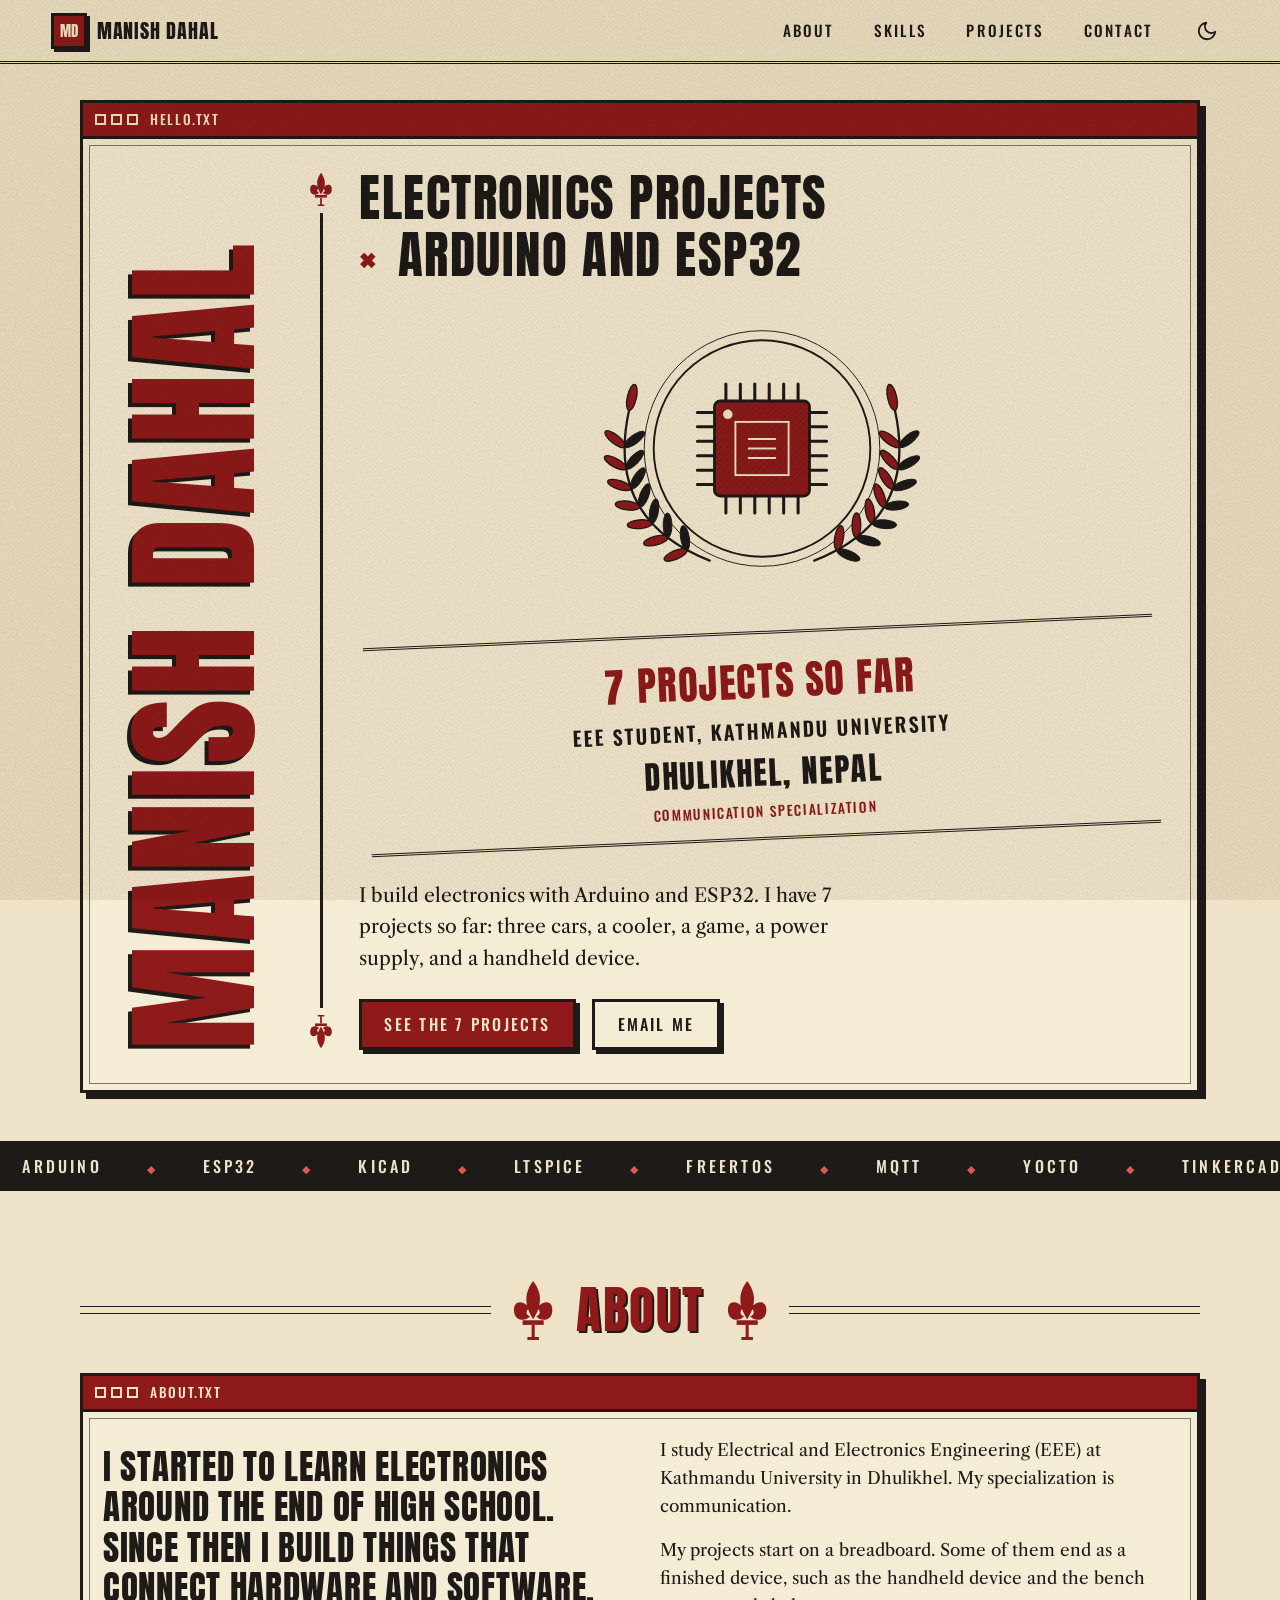
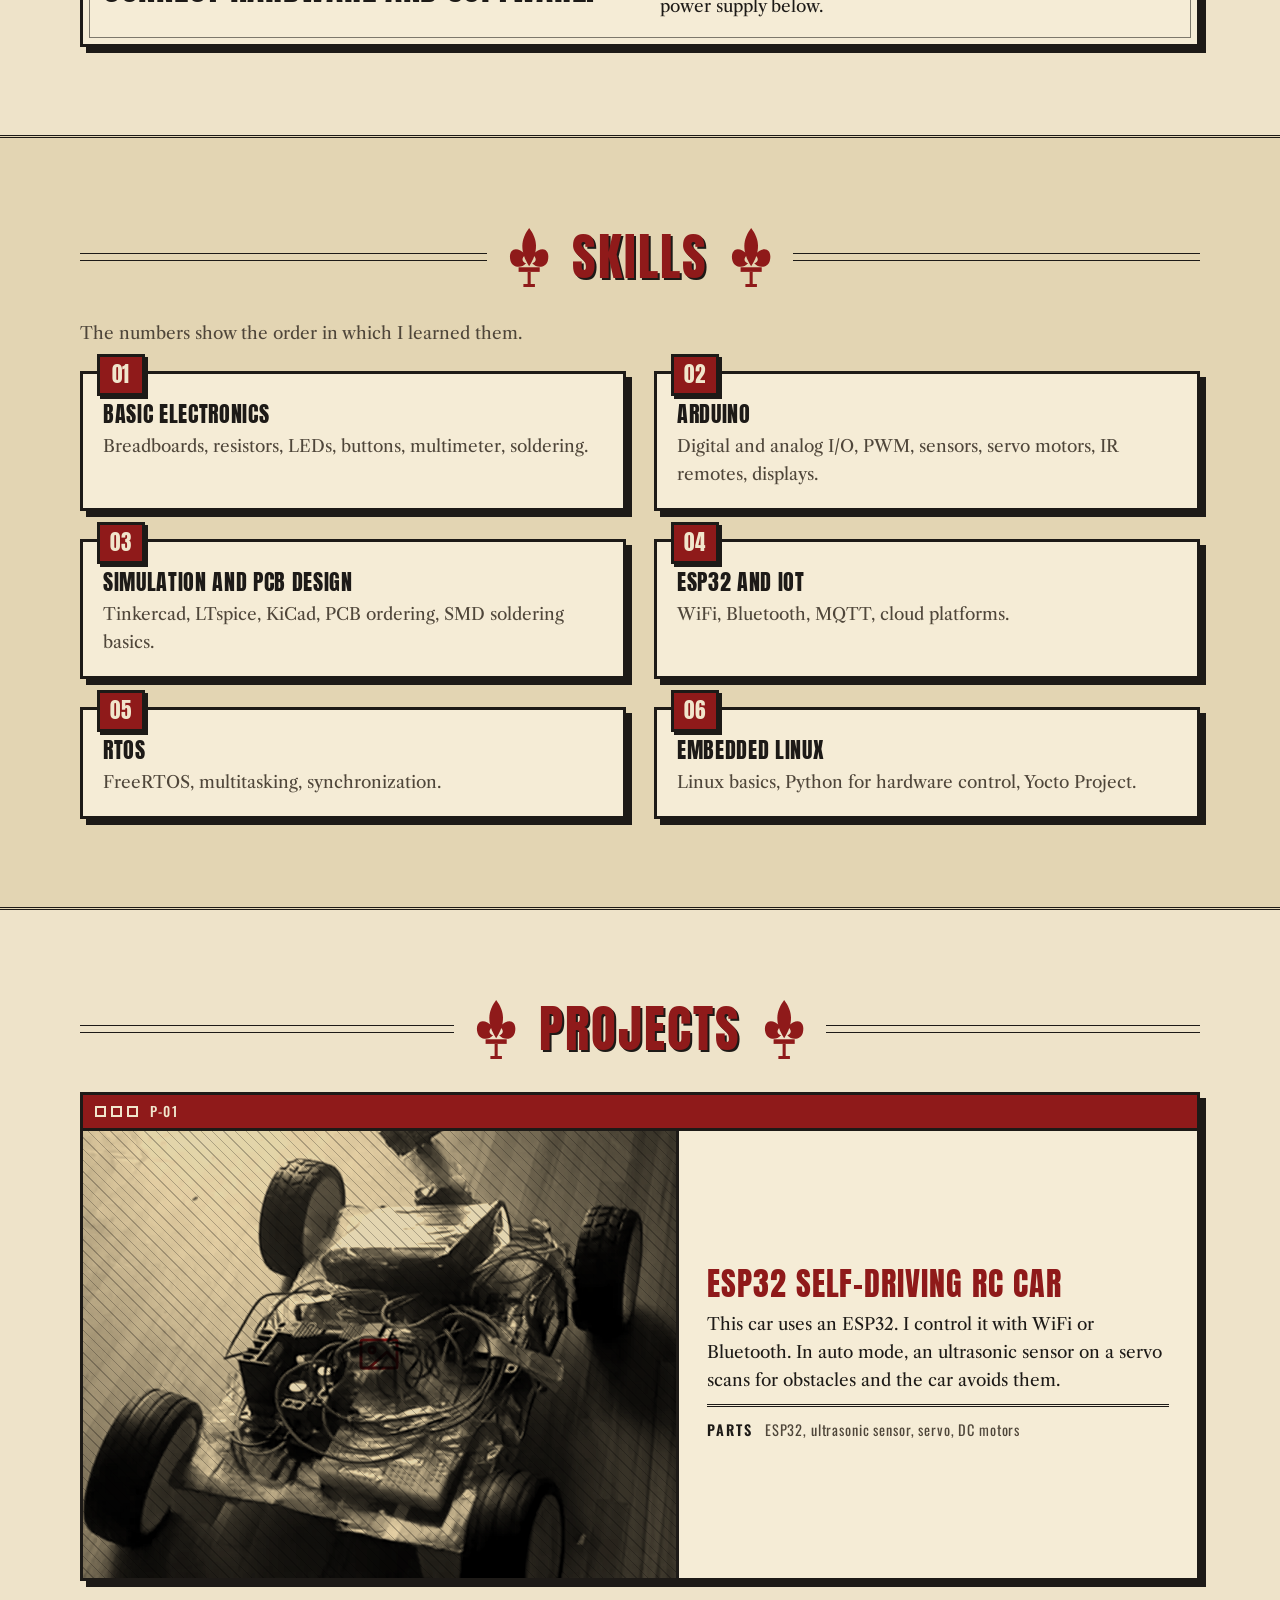
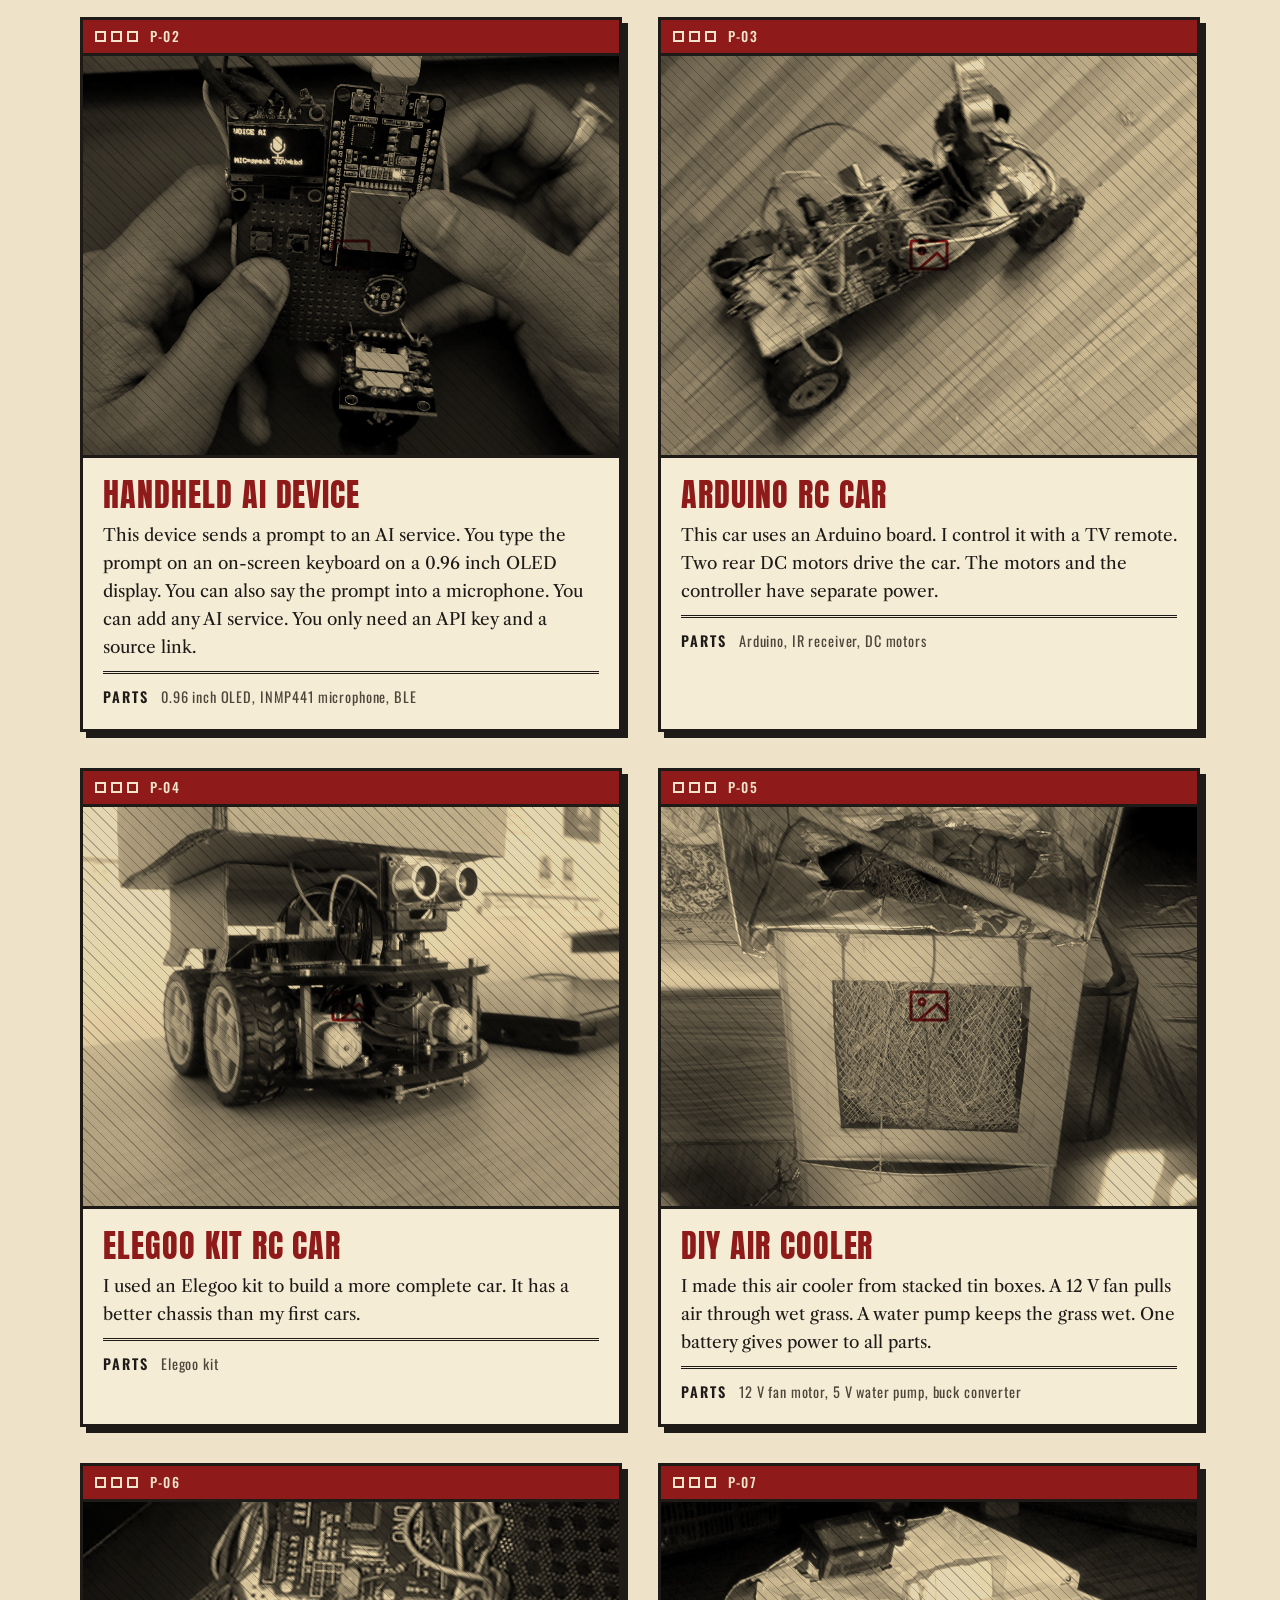
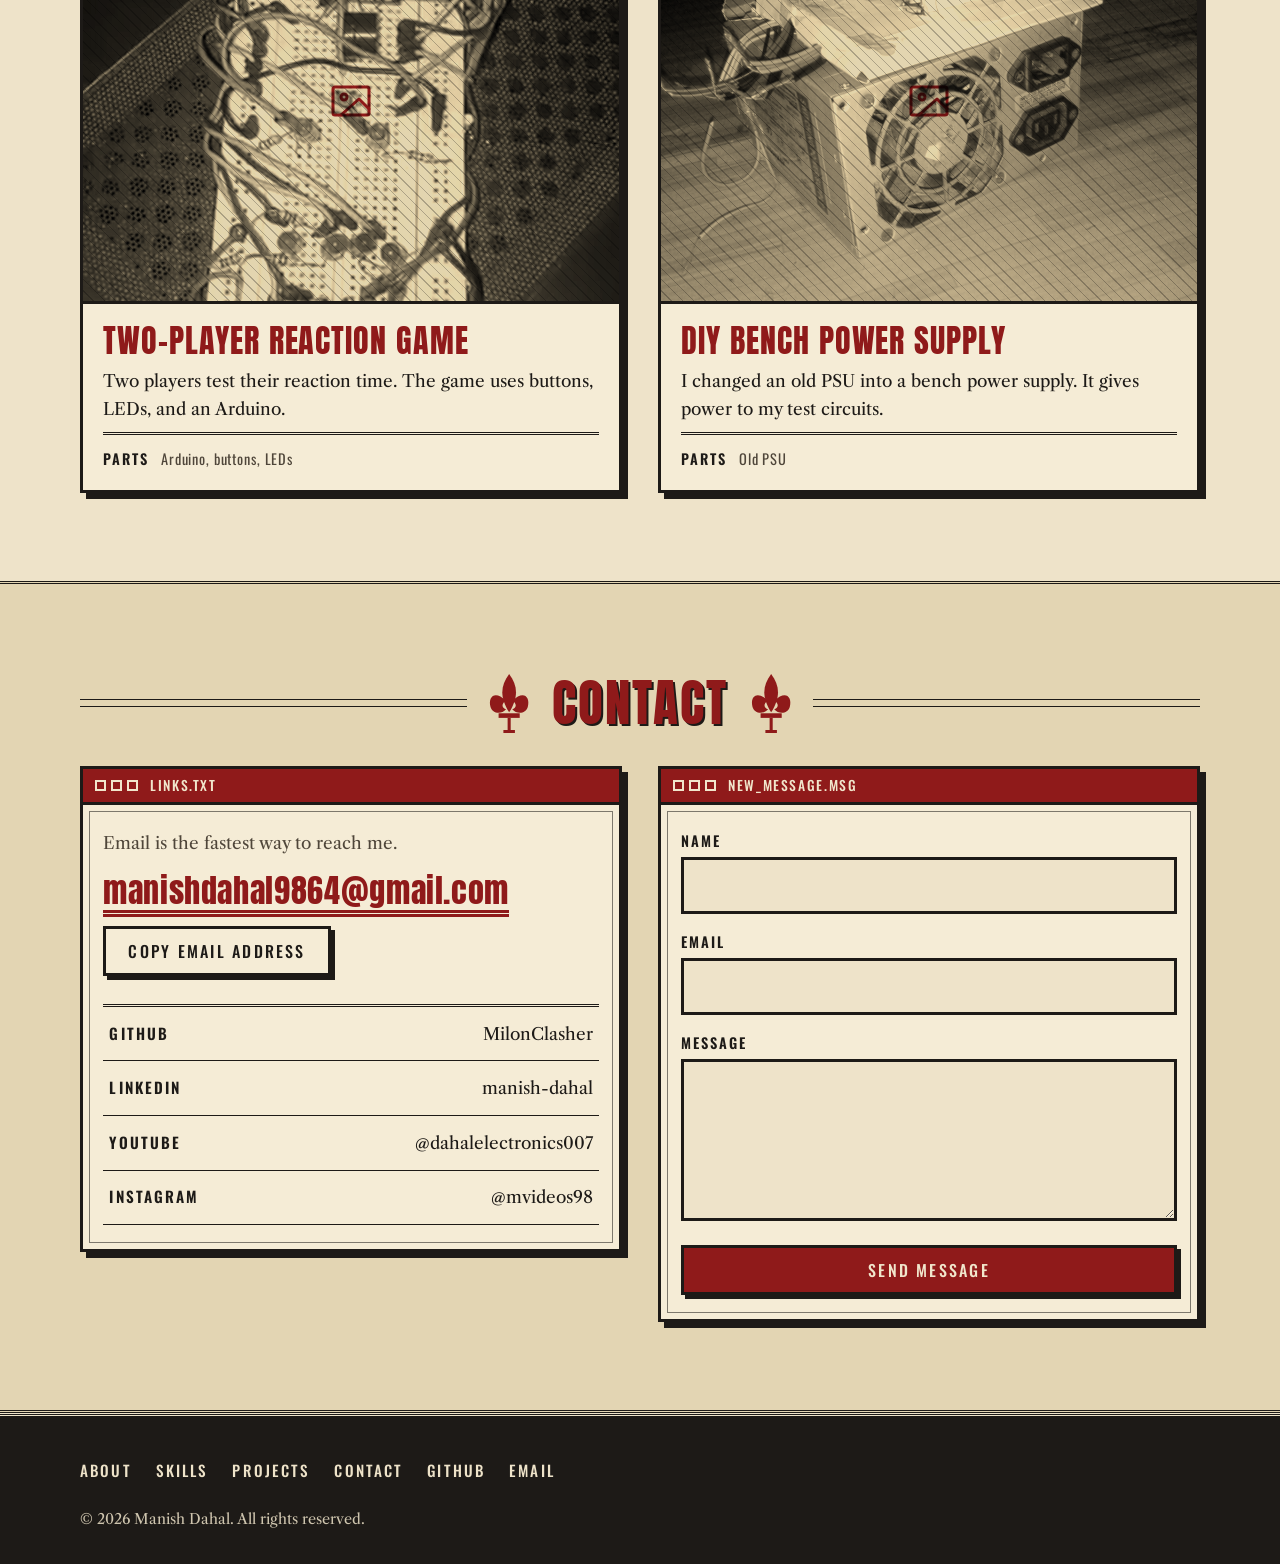
<file: index.html>
<!DOCTYPE html>
<html lang="en">
<head>
    <meta charset="UTF-8">
    <meta name="viewport" content="width=device-width, initial-scale=1">
    <title>Manish Dahal | Electronics Student and Maker</title>
    <meta name="description" content="Manish Dahal is an EEE student at Kathmandu University. See 7 Arduino and ESP32 projects, his skills, and how to contact him.">
    <meta name="author" content="Manish Dahal">
    <meta name="theme-color" content="#eee3c9">
    <link rel="canonical" href="https://manishdahal.github.io/">

    <meta property="og:type" content="website">
    <meta property="og:title" content="Manish Dahal | Electronics Student and Maker">
    <meta property="og:description" content="EEE student at Kathmandu University. 7 Arduino and ESP32 projects.">
    <meta property="og:url" content="https://manishdahal.github.io/">

    <link rel="icon" href="favicon.svg" type="image/svg+xml">
    <link rel="icon" href="favicon.ico" sizes="48x48">
    <link rel="apple-touch-icon" href="apple-touch-icon.png">

    <script>
        /* Set the theme before the page paints. This prevents a flash. */
        (function () {
            var theme = "light";
            try {
                theme = localStorage.getItem("theme") ||
                    (window.matchMedia("(prefers-color-scheme: dark)").matches ? "dark" : "light");
            } catch (e) {}
            document.documentElement.setAttribute("data-theme", theme);
        })();
    </script>

    <link rel="preconnect" href="https://fonts.googleapis.com">
    <link rel="preconnect" href="https://fonts.gstatic.com" crossorigin>
    <link href="https://fonts.googleapis.com/css2?family=Anton&family=Libre+Caslon+Text:wght@400;700&family=Oswald:wght@400;500;600&display=swap" rel="stylesheet">
    <link rel="stylesheet" href="style.css">
</head>
<body>
    <svg width="0" height="0" style="position:absolute" aria-hidden="true" focusable="false">
        <symbol id="fleur" viewBox="0 0 24 32">
            <path d="M12 1C16.5 7 17 13 12 21 7 13 7.5 7 12 1Z"/>
            <path d="M10.2 15C5 9.5 0.8 12.5 2.3 18.2 3.3 21.8 8 22.2 10.4 19.4 8.4 18.9 7.6 16.8 10.2 15Z"/>
            <path d="M13.8 15C19 9.5 23.2 12.5 21.7 18.2 20.7 21.8 16 22.2 13.6 19.4 15.6 18.9 16.4 16.8 13.8 15Z"/>
            <rect x="6.5" y="21.5" width="11" height="2.4"/>
            <path d="M12 24V31M9 31H15" stroke="currentColor" stroke-width="1.6" fill="none"/>
        </symbol>
    </svg>
    <a class="skip-link" href="#main">Skip to content</a>

    <header class="navbar">
        <a class="logo" href="#top" aria-label="Manish Dahal, go to top of page">
            <span class="logo-mark" aria-hidden="true">MD</span>
            <span class="logo-name">Manish Dahal</span>
        </a>
        <div class="nav-actions">
            <button id="themeToggle" class="icon-btn" type="button" aria-label="Switch to dark theme">
                <svg width="22" height="22" viewBox="0 0 24 24" fill="none" stroke="currentColor" stroke-width="2" stroke-linecap="round" stroke-linejoin="round" aria-hidden="true"><path class="moon" d="M21 12.8A9 9 0 1 1 11.2 3a7 7 0 0 0 9.8 9.8z"/><g class="sun"><circle cx="12" cy="12" r="4"/><path d="M12 2v2M12 20v2M4.9 4.9l1.4 1.4M17.7 17.7l1.4 1.4M2 12h2M20 12h2M4.9 19.1l1.4-1.4M17.7 6.3l1.4-1.4"/></g></svg>
            </button>
            <button id="menuToggle" class="icon-btn menu-toggle" type="button"
                    aria-label="Open menu" aria-expanded="false" aria-controls="site-nav">
                <svg width="24" height="24" viewBox="0 0 24 24" fill="none" stroke="currentColor" stroke-width="2.4" stroke-linecap="round" aria-hidden="true"><path class="bars" d="M4 7h16M4 12h16M4 17h16"/><path class="cross" d="M6 6l12 12M18 6L6 18"/></svg>
            </button>
        </div>
        <nav id="site-nav" class="site-nav" aria-label="Main">
            <a href="#about">About</a>
            <a href="#skills">Skills</a>
            <a href="#projects">Projects</a>
            <a href="#contact">Contact</a>
        </nav>
    </header>

    <main id="main">
        <!-- HERO (poster) -->
        <section id="top" class="hero">
            <div class="wrap">
                <div class="window poster-window">
                    <div class="win-bar "><span class="dots" aria-hidden="true"><i></i><i></i><i></i></span><span class="win-title">hello.txt</span></div>
                    <div class="poster">
                        <div class="poster-name">
                            <h1>Manish Dahal</h1>
                        </div>
                        <div class="poster-rule" aria-hidden="true"><svg class="fl" viewBox="0 0 24 32" aria-hidden="true"><use href="#fleur"/></svg><span></span><svg class="fl" viewBox="0 0 24 32" aria-hidden="true"><use href="#fleur"/></svg></div>
                        <div class="poster-main">
                            <div class="tag-lines">
                                <p>Electronics projects</p>
                                <p><span class="x" aria-hidden="true">&times;</span> Arduino and ESP32</p>
                            </div>
                            <figure class="engraving">
                                <svg class="engraving-svg" viewBox="0 0 400 300" role="img" aria-label="Engraving of a microcontroller chip inside a ring, with two circuit-trace branches">
<defs><pattern id="hatch" width="5" height="5" patternUnits="userSpaceOnUse" patternTransform="rotate(45)"><path d="M0 0V5" class="ht"/></pattern></defs>
<circle cx="200" cy="150" r="124" class="ring2"/><circle cx="200" cy="150" r="114" class="ring"/>
<g class="pins"><path d="M162.0 100V82M162.0 200V218"/><path d="M150 112.0H132M250 112.0H268"/><path d="M177.2 100V82M177.2 200V218"/><path d="M150 127.2H132M250 127.2H268"/><path d="M192.4 100V82M192.4 200V218"/><path d="M150 142.4H132M250 142.4H268"/><path d="M207.6 100V82M207.6 200V218"/><path d="M150 157.6H132M250 157.6H268"/><path d="M222.8 100V82M222.8 200V218"/><path d="M150 172.8H132M250 172.8H268"/><path d="M238.0 100V82M238.0 200V218"/><path d="M150 188.0H132M250 188.0H268"/></g>
<rect x="150" y="100" width="100" height="100" rx="6" class="chip"/>
<rect x="150" y="100" width="100" height="100" rx="6" fill="url(#hatch)"/>
<rect x="172" y="122" width="56" height="56" class="die"/>
<circle cx="164" cy="114" r="5" class="notch"/>
<path d="M186 140h28M186 150h28M186 160h28" class="die-l"/>
<g><path d="M145.0 268.0 Q35.0 225.0 60.0 110.0" class="st"/>
<ellipse cx="121.0" cy="256.9" rx="13" ry="4.6" class="lf" transform="rotate(-203.3 121.0 256.9) translate(13 0)"/>
<ellipse cx="121.0" cy="256.9" rx="13" ry="4.6" class="lk" transform="rotate(-99.3 121.0 256.9) translate(13 0)"/>
<ellipse cx="100.7" cy="243.8" rx="13" ry="4.6" class="lf" transform="rotate(-194.5 100.7 243.8) translate(13 0)"/>
<ellipse cx="100.7" cy="243.8" rx="13" ry="4.6" class="lk" transform="rotate(-90.5 100.7 243.8) translate(13 0)"/>
<ellipse cx="84.2" cy="228.7" rx="13" ry="4.6" class="lf" transform="rotate(-184.3 84.2 228.7) translate(13 0)"/>
<ellipse cx="84.2" cy="228.7" rx="13" ry="4.6" class="lk" transform="rotate(-80.3 84.2 228.7) translate(13 0)"/>
<ellipse cx="71.4" cy="211.6" rx="13" ry="4.6" class="lf" transform="rotate(-173.2 71.4 211.6) translate(13 0)"/>
<ellipse cx="71.4" cy="211.6" rx="13" ry="4.6" class="lk" transform="rotate(-69.2 71.4 211.6) translate(13 0)"/>
<ellipse cx="62.3" cy="192.5" rx="13" ry="4.6" class="lf" transform="rotate(-161.7 62.3 192.5) translate(13 0)"/>
<ellipse cx="62.3" cy="192.5" rx="13" ry="4.6" class="lk" transform="rotate(-57.7 62.3 192.5) translate(13 0)"/>
<ellipse cx="57.0" cy="171.4" rx="13" ry="4.6" class="lf" transform="rotate(-150.9 57.0 171.4) translate(13 0)"/>
<ellipse cx="57.0" cy="171.4" rx="13" ry="4.6" class="lk" transform="rotate(-46.9 57.0 171.4) translate(13 0)"/>
<ellipse cx="55.4" cy="148.3" rx="13" ry="4.6" class="lf" transform="rotate(-141.3 55.4 148.3) translate(13 0)"/>
<ellipse cx="55.4" cy="148.3" rx="13" ry="4.6" class="lk" transform="rotate(-37.3 55.4 148.3) translate(13 0)"/>
<ellipse cx="60.0" cy="110.0" rx="14" ry="4.8" class="lf" transform="rotate(-77.7 60.0 110.0) translate(14 0)"/></g><g><path d="M255.0 268.0 Q365.0 225.0 340.0 110.0" class="st"/>
<ellipse cx="279.0" cy="256.9" rx="13" ry="4.6" class="lf" transform="rotate(-80.7 279.0 256.9) translate(13 0)"/>
<ellipse cx="279.0" cy="256.9" rx="13" ry="4.6" class="lk" transform="rotate(23.3 279.0 256.9) translate(13 0)"/>
<ellipse cx="299.3" cy="243.8" rx="13" ry="4.6" class="lf" transform="rotate(-89.5 299.3 243.8) translate(13 0)"/>
<ellipse cx="299.3" cy="243.8" rx="13" ry="4.6" class="lk" transform="rotate(14.5 299.3 243.8) translate(13 0)"/>
<ellipse cx="315.8" cy="228.7" rx="13" ry="4.6" class="lf" transform="rotate(-99.7 315.8 228.7) translate(13 0)"/>
<ellipse cx="315.8" cy="228.7" rx="13" ry="4.6" class="lk" transform="rotate(4.3 315.8 228.7) translate(13 0)"/>
<ellipse cx="328.6" cy="211.6" rx="13" ry="4.6" class="lf" transform="rotate(-110.8 328.6 211.6) translate(13 0)"/>
<ellipse cx="328.6" cy="211.6" rx="13" ry="4.6" class="lk" transform="rotate(-6.8 328.6 211.6) translate(13 0)"/>
<ellipse cx="337.7" cy="192.5" rx="13" ry="4.6" class="lf" transform="rotate(-122.3 337.7 192.5) translate(13 0)"/>
<ellipse cx="337.7" cy="192.5" rx="13" ry="4.6" class="lk" transform="rotate(-18.3 337.7 192.5) translate(13 0)"/>
<ellipse cx="343.0" cy="171.4" rx="13" ry="4.6" class="lf" transform="rotate(-133.1 343.0 171.4) translate(13 0)"/>
<ellipse cx="343.0" cy="171.4" rx="13" ry="4.6" class="lk" transform="rotate(-29.1 343.0 171.4) translate(13 0)"/>
<ellipse cx="344.6" cy="148.3" rx="13" ry="4.6" class="lf" transform="rotate(-142.7 344.6 148.3) translate(13 0)"/>
<ellipse cx="344.6" cy="148.3" rx="13" ry="4.6" class="lk" transform="rotate(-38.7 344.6 148.3) translate(13 0)"/>
<ellipse cx="340.0" cy="110.0" rx="14" ry="4.8" class="lf" transform="rotate(-102.3 340.0 110.0) translate(14 0)"/></g>
</svg>
                            </figure>
                            <div class="slant">
                                <p class="s1">7 projects so far</p>
                                <p class="s2">EEE student, Kathmandu University</p>
                                <p class="s3">Dhulikhel, Nepal</p>
                                <p class="s4">Communication specialization</p>
                            </div>
                            <p class="hero-lead">
                                I build electronics with Arduino and ESP32. I have 7 projects so far:
                                three cars, a cooler, a game, a power supply, and a handheld device.
                            </p>
                            <div class="hero-actions">
                                <a href="#projects" class="btn btn-solid">See the 7 projects</a>
                                <a href="mailto:manishdahal9864@gmail.com" class="btn">Email me</a>
                            </div>
                        </div>
                    </div>
                </div>
            </div>
        </section>

        <div class="ticker" aria-hidden="true">
            <div class="ticker-track">
                <span>Arduino</span><span>ESP32</span><span>KiCad</span><span>LTspice</span><span>FreeRTOS</span><span>MQTT</span><span>Yocto</span><span>Tinkercad</span>
                <span>Arduino</span><span>ESP32</span><span>KiCad</span><span>LTspice</span><span>FreeRTOS</span><span>MQTT</span><span>Yocto</span><span>Tinkercad</span>
            </div>
        </div>

        <!-- ABOUT -->
        <section id="about" class="section">
            <div class="wrap">
                <h2 class="sec-title"><svg class="fl" viewBox="0 0 24 32" aria-hidden="true"><use href="#fleur"/></svg><span>About</span><svg class="fl" viewBox="0 0 24 32" aria-hidden="true"><use href="#fleur"/></svg></h2>
                <div class="window about-window">
                    <div class="win-bar "><span class="dots" aria-hidden="true"><i></i><i></i><i></i></span><span class="win-title">about.txt</span></div>
                    <div class="win-body about-grid">
                        <p class="about-lead">
                            I started to learn electronics around the end of high school.
                            Since then I build things that connect hardware and software.
                        </p>
                        <div class="about-body">
                            <p>
                                I study Electrical and Electronics Engineering (EEE) at Kathmandu University
                                in Dhulikhel. My specialization is communication.
                            </p>
                            <p>
                                My projects start on a breadboard. Some of them end as a finished device,
                                such as the handheld device and the bench power supply below.
                            </p>
                        </div>
                    </div>
                </div>
            </div>
        </section>

        <!-- SKILLS -->
        <section id="skills" class="section band">
            <div class="wrap">
                <h2 class="sec-title"><svg class="fl" viewBox="0 0 24 32" aria-hidden="true"><use href="#fleur"/></svg><span>Skills</span><svg class="fl" viewBox="0 0 24 32" aria-hidden="true"><use href="#fleur"/></svg></h2>
                <p class="section-note">The numbers show the order in which I learned them.</p>
                <ol class="skills-grid">
                    <li class="window skill"><div class="skill-no" aria-hidden="true">01</div><h3>Basic Electronics</h3><p>Breadboards, resistors, LEDs, buttons, multimeter, soldering.</p></li>
                    <li class="window skill"><div class="skill-no" aria-hidden="true">02</div><h3>Arduino</h3><p>Digital and analog I/O, PWM, sensors, servo motors, IR remotes, displays.</p></li>
                    <li class="window skill"><div class="skill-no" aria-hidden="true">03</div><h3>Simulation and PCB Design</h3><p>Tinkercad, LTspice, KiCad, PCB ordering, SMD soldering basics.</p></li>
                    <li class="window skill"><div class="skill-no" aria-hidden="true">04</div><h3>ESP32 and IoT</h3><p>WiFi, Bluetooth, MQTT, cloud platforms.</p></li>
                    <li class="window skill"><div class="skill-no" aria-hidden="true">05</div><h3>RTOS</h3><p>FreeRTOS, multitasking, synchronization.</p></li>
                    <li class="window skill"><div class="skill-no" aria-hidden="true">06</div><h3>Embedded Linux</h3><p>Linux basics, Python for hardware control, Yocto Project.</p></li>
                </ol>
            </div>
        </section>

        <!--
            HOW TO ADD A PROJECT PHOTO
            1. Save the photo in the images folder (WebP or JPG, about 800 x 600 px).
            2. Find the project below that has an empty photo frame.
            3. Inside its <figure>, remove the comment marks around the <img> line.
            4. Make sure the file name in src is the same as your file name.
            The frame crops the photo to a 4:3 shape. The style turns it into a
            black and cream print. To keep full color, see the note in style.css.
        -->
        <!-- PROJECTS -->
        <section id="projects" class="section">
            <div class="wrap">
                <h2 class="sec-title"><svg class="fl" viewBox="0 0 24 32" aria-hidden="true"><use href="#fleur"/></svg><span>Projects</span><svg class="fl" viewBox="0 0 24 32" aria-hidden="true"><use href="#fleur"/></svg></h2>
                <div class="entries">

                    <!-- P-01 -->
                    <article class="window entry entry-featured">
                        <div class="win-bar "><span class="dots" aria-hidden="true"><i></i><i></i><i></i></span><span class="win-title">p-01</span></div>
                        <div class="entry-inner">
                            <figure class="project-media">
                                <img src="images/rc-car-esp32.webp" width="800" height="600" loading="lazy" decoding="async" alt="ESP32 self-driving RC car with an ultrasonic sensor on the front">
                            </figure>
                            <div class="entry-body">
                                <h3>ESP32 Self-Driving RC Car</h3>
                                <p>This car uses an ESP32. I control it with WiFi or Bluetooth. In auto mode, an ultrasonic sensor on a servo scans for obstacles and the car avoids them.</p>
                                <p class="parts"><span>Parts</span> ESP32, ultrasonic sensor, servo, DC motors</p>
                            </div>
                        </div>
                    </article>

                    <!-- P-02 -->
                    <article class="window entry">
                        <div class="win-bar "><span class="dots" aria-hidden="true"><i></i><i></i><i></i></span><span class="win-title">p-02</span></div>
                        <div class="entry-inner">
                            <figure class="project-media">
                                <img src="images/handheld-ai.webp" width="800" height="600" loading="lazy" decoding="async" alt="Handheld AI device with a small OLED display">
                            </figure>
                            <div class="entry-body">
                                <h3>Handheld AI Device</h3>
                                <p>This device sends a prompt to an AI service. You type the prompt on an on-screen keyboard on a 0.96 inch OLED display. You can also say the prompt into a microphone. You can add any AI service. You only need an API key and a source link.</p>
                                <p class="parts"><span>Parts</span> 0.96 inch OLED, INMP441 microphone, BLE</p>
                            </div>
                        </div>
                    </article>

                    <!-- P-03 -->
                    <article class="window entry">
                        <div class="win-bar "><span class="dots" aria-hidden="true"><i></i><i></i><i></i></span><span class="win-title">p-03</span></div>
                        <div class="entry-inner">
                            <figure class="project-media">
                                <img src="images/rc-car-arduino.webp" width="800" height="600" loading="lazy" decoding="async" alt="Arduino RC car with two rear wheels and a circuit board on the chassis">
                            </figure>
                            <div class="entry-body">
                                <h3>Arduino RC Car</h3>
                                <p>This car uses an Arduino board. I control it with a TV remote. Two rear DC motors drive the car. The motors and the controller have separate power.</p>
                                <p class="parts"><span>Parts</span> Arduino, IR receiver, DC motors</p>
                            </div>
                        </div>
                    </article>

                    <!-- P-04 -->
                    <article class="window entry">
                        <div class="win-bar "><span class="dots" aria-hidden="true"><i></i><i></i><i></i></span><span class="win-title">p-04</span></div>
                        <div class="entry-inner">
                            <figure class="project-media">
                                <img src="images/elegoo-car.webp" width="800" height="600" loading="lazy" decoding="async" alt="Elegoo kit RC car with a better chassis">
                            </figure>
                            <div class="entry-body">
                                <h3>Elegoo Kit RC Car</h3>
                                <p>I used an Elegoo kit to build a more complete car. It has a better chassis than my first cars.</p>
                                <p class="parts"><span>Parts</span> Elegoo kit</p>
                            </div>
                        </div>
                    </article>

                    <!-- P-05 -->
                    <article class="window entry">
                        <div class="win-bar "><span class="dots" aria-hidden="true"><i></i><i></i><i></i></span><span class="win-title">p-05</span></div>
                        <div class="entry-inner">
                            <figure class="project-media">
                                <img src="images/diy-cooler.webp" width="800" height="600" loading="lazy" decoding="async" alt="Homemade air cooler made from stacked tin boxes">
                            </figure>
                            <div class="entry-body">
                                <h3>DIY Air Cooler</h3>
                                <p>I made this air cooler from stacked tin boxes. A 12 V fan pulls air through wet grass. A water pump keeps the grass wet. One battery gives power to all parts.</p>
                                <p class="parts"><span>Parts</span> 12 V fan motor, 5 V water pump, buck converter</p>
                            </div>
                        </div>
                    </article>

                    <!-- P-06 -->
                    <article class="window entry">
                        <div class="win-bar "><span class="dots" aria-hidden="true"><i></i><i></i><i></i></span><span class="win-title">p-06</span></div>
                        <div class="entry-inner">
                            <figure class="project-media">
                               <img src="images/reaction-game.webp" width="800" height="600" loading="lazy" decoding="async" alt="Two-player reaction time game with buttons and LEDs">
                            </figure>
                            <div class="entry-body">
                                <h3>Two-Player Reaction Game</h3>
                                <p>Two players test their reaction time. The game uses buttons, LEDs, and an Arduino.</p>
                                <p class="parts"><span>Parts</span> Arduino, buttons, LEDs</p>
                            </div>
                        </div>
                    </article>

                    <!-- P-07 -->
                    <article class="window entry">
                        <div class="win-bar "><span class="dots" aria-hidden="true"><i></i><i></i><i></i></span><span class="win-title">p-07</span></div>
                        <div class="entry-inner">
                            <figure class="project-media">
                                <img src="images/bench-power-supply.webp" width="800" height="600" loading="lazy" decoding="async" alt="Bench power supply made from an old PSU"> 
                            </figure>
                            <div class="entry-body">
                                <h3>DIY Bench Power Supply</h3>
                                <p>I changed an old PSU into a bench power supply. It gives power to my test circuits.</p>
                                <p class="parts"><span>Parts</span> Old PSU</p>
                            </div>
                        </div>
                    </article>

                </div>
            </div>
        </section>

        <!-- CONTACT -->
        <section id="contact" class="section band">
            <div class="wrap">
                <h2 class="sec-title"><svg class="fl" viewBox="0 0 24 32" aria-hidden="true"><use href="#fleur"/></svg><span>Contact</span><svg class="fl" viewBox="0 0 24 32" aria-hidden="true"><use href="#fleur"/></svg></h2>
                <div class="contact-layout">
                    <div class="window">
                        <div class="win-bar "><span class="dots" aria-hidden="true"><i></i><i></i><i></i></span><span class="win-title">links.txt</span></div>
                        <div class="win-body contact-main">
                            <p class="section-note">Email is the fastest way to reach me.</p>
                            <a class="big-mail" href="mailto:manishdahal9864@gmail.com">manishdahal9864@gmail.com</a>
                            <button id="copyEmail" class="btn" type="button">Copy email address</button>
                            <p id="copyStatus" class="form-status" role="status" aria-live="polite" hidden></p>

                            <ul class="link-list">
                                <!--
                                    PHONE NUMBER: remove the comment marks and put your number in both places.
                                    Use the international format, for example +977 98XXXXXXXXX.
                                <li><a href="tel:+977XXXXXXXXXX"><span>Phone</span><span class="link-val">+977 XXXXXXXXXX</span></a></li>
                                -->
                                <li><a href="https://github.com/MilonClasher" target="_blank" rel="noopener noreferrer"><span>GitHub</span><span class="link-val">MilonClasher</span></a></li>
                                <li><a href="https://www.linkedin.com/in/manish-dahal-b65955202/" target="_blank" rel="noopener noreferrer"><span>LinkedIn</span><span class="link-val">manish-dahal</span></a></li>
                                <li><a href="https://www.youtube.com/@dahalelectronics007" target="_blank" rel="noopener noreferrer"><span>YouTube</span><span class="link-val">@dahalelectronics007</span></a></li>
                                <li><a href="https://instagram.com/mvideos98" target="_blank" rel="noopener noreferrer"><span>Instagram</span><span class="link-val">@mvideos98</span></a></li>
                            </ul>
                        </div>
                    </div>

                    <div class="window">
                        <div class="win-bar "><span class="dots" aria-hidden="true"><i></i><i></i><i></i></span><span class="win-title">new_message.msg</span></div>
                        <form id="contactForm" class="win-body contact-form" novalidate>
                            <div class="field">
                                <label for="cf-name">Name</label>
                                <input id="cf-name" name="name" type="text" autocomplete="name" required aria-describedby="cf-name-err">
                                <p class="field-error" id="cf-name-err" hidden></p>
                            </div>
                            <div class="field">
                                <label for="cf-email">Email</label>
                                <input id="cf-email" name="email" type="email" autocomplete="email" required aria-describedby="cf-email-err">
                                <p class="field-error" id="cf-email-err" hidden></p>
                            </div>
                            <div class="field">
                                <label for="cf-message">Message</label>
                                <textarea id="cf-message" name="message" rows="5" required aria-describedby="cf-message-err"></textarea>
                                <p class="field-error" id="cf-message-err" hidden></p>
                            </div>
                            <div class="hp" aria-hidden="true">
                                <label for="cf-website">Website</label>
                                <input id="cf-website" name="website" type="text" tabindex="-1" autocomplete="off">
                            </div>
                            <button class="btn btn-solid" type="submit" id="cf-submit">Send message</button>
                            <p id="formStatus" class="form-status" role="status" aria-live="polite" hidden></p>
                        </form>
                    </div>
                </div>
            </div>
        </section>
    </main>

    <footer class="site-footer">
        <div class="wrap footer-inner">
            <nav class="footer-links" aria-label="Footer">
                <a href="#about">About</a>
                <a href="#skills">Skills</a>
                <a href="#projects">Projects</a>
                <a href="#contact">Contact</a>
                <a href="https://github.com/MilonClasher" target="_blank" rel="noopener noreferrer">GitHub</a>
                <a href="mailto:manishdahal9864@gmail.com">Email</a>
            </nav>
            <p>&copy; <span id="year">2026</span> Manish Dahal. All rights reserved.</p>
        </div>
    </footer>

    <script src="script.js" defer></script>
</body>
</html>
</file>
<file: style.css>
/*
   LOOK: Victorian letterpress poster inside retro windows.
   One color theme: dark red, black, and faded cream.
   To keep project photos in full color, delete the "filter" and
   "mix-blend-mode" lines in ".project-media img".
*/

/* ===== TOKENS ===== */
:root {
    --paper: #eee3c9;
    --band: #e3d5b3;
    --surface: #f5ecd6;
    --ink: #1d1a17;
    --muted: #4f463a;
    --red: #8f1a1a;          /* text and accents on paper */
    --bar: #8f1a1a;          /* title bars */
    --bar-ink: #f1e6cc;
    --line: #1d1a17;
    --shadow: #1d1a17;
    --noise: 0.32;
    --nav-h: 64px;
    --f-body: "Libre Caslon Text", Georgia, "Times New Roman", serif;
    --f-head: "Anton", "Oswald", "Arial Narrow", Impact, sans-serif;
    --f-label: "Oswald", "Arial Narrow", Arial, sans-serif;
}

html[data-theme="dark"] {
    --paper: #171210;
    --band: #1f1815;
    --surface: #251d19;
    --ink: #eadfc6;
    --muted: #b9ad94;
    --red: #e0645a;
    --bar: #8f1a1a;
    --line: #eadfc6;
    --shadow: #000000;
    --noise: 0.07;
}

/* ===== BASE ===== */
*, *::before, *::after { box-sizing: border-box; }

html {
    scroll-behavior: smooth;
    scroll-padding-top: calc(var(--nav-h) + 8px);
    -webkit-text-size-adjust: 100%;
}
@media (prefers-reduced-motion: reduce) { html { scroll-behavior: auto; } }

body {
    margin: 0;
    font-family: var(--f-body);
    font-size: 1.0625rem;
    line-height: 1.65;
    color: var(--ink);
    background: var(--paper);
    overflow-x: clip;
}

/* Aged paper grain over the whole page */
body::after {
    content: "";
    position: fixed; inset: 0; z-index: 500; pointer-events: none;
    opacity: var(--noise); mix-blend-mode: multiply;
    background-image: url("data:image/svg+xml,%3Csvg xmlns='http://www.w3.org/2000/svg' width='220' height='220'%3E%3Cfilter id='n'%3E%3CfeTurbulence type='fractalNoise' baseFrequency='.85' numOctaves='3' stitchTiles='stitch'/%3E%3CfeColorMatrix values='0 0 0 0 .32  0 0 0 0 .22  0 0 0 0 .1  0 0 0 .9 0'/%3E%3C/filter%3E%3Crect width='100%25' height='100%25' filter='url(%23n)'/%3E%3C/svg%3E");
}
html[data-theme="dark"] body::after { mix-blend-mode: screen; }

img, svg { max-width: 100%; }
img { display: block; height: auto; }
h1, h2, h3, p, ul, ol, dl, dd, figure { margin: 0; padding: 0; }
ul, ol { list-style: none; }
a { color: inherit; }
h1, h2, h3 { font-family: var(--f-head); font-weight: 400; line-height: 1.05; overflow-wrap: break-word; }

:focus-visible { outline: 3px solid var(--red); outline-offset: 3px; }
html[data-theme="dark"] :focus-visible { outline-color: var(--ink); }

.skip-link {
    position: absolute; left: 1rem; top: -4rem; z-index: 600;
    padding: 0.6rem 1rem; background: var(--red); color: #f1e6cc; border: 3px solid var(--ink);
    transition: top 0.2s;
}
.skip-link:focus { top: 0.75rem; }

.wrap { width: 100%; max-width: 1120px; margin: 0 auto; }
.fl { width: 1.1em; height: 1.5em; fill: currentColor; flex: none; }

/* ===== WINDOW ===== */
.window {
    position: relative; min-width: 0;
    background: var(--surface);
    border: 3px solid var(--line);
    box-shadow: 6px 6px 0 var(--shadow);
}
.win-bar {
    display: flex; align-items: center; gap: 0.75rem;
    min-height: 36px; padding: 0.25rem 0.75rem;
    background: var(--bar); color: var(--bar-ink);
    border-bottom: 3px solid var(--line);
    font-family: var(--f-label); font-size: 0.85rem; font-weight: 500; letter-spacing: 0.12em; text-transform: uppercase;
}
.dots { display: inline-flex; gap: 5px; }
.dots i { width: 11px; height: 11px; border: 2px solid var(--bar-ink); display: block; }
.win-body { position: relative; padding: 1.5rem 1.25rem; }
/* Thin inner rule. It looks like an engraved double border. */
.win-body::before {
    content: ""; position: absolute; inset: 6px; border: 1px solid var(--line); opacity: 0.55; pointer-events: none;
}
.win-body > * { position: relative; }

/* ===== NAVBAR ===== */
.navbar {
    position: fixed; top: 0; left: 0; right: 0; z-index: 100; height: var(--nav-h);
    display: flex; align-items: center; justify-content: space-between; gap: 1rem;
    padding: 0 max(1.25rem, 4vw);
    background: var(--paper); border-bottom: 3px double var(--line);
}
.logo { display: inline-flex; align-items: center; gap: 0.6rem; text-decoration: none; }
.logo-mark {
    display: inline-grid; place-items: center; width: 36px; height: 36px;
    background: var(--red); color: #f1e6cc; border: 3px solid var(--line); box-shadow: 3px 3px 0 var(--shadow);
    font-family: var(--f-head); font-size: 0.95rem; letter-spacing: 0.02em;
}
.logo-name { font-family: var(--f-head); font-size: 1.25rem; letter-spacing: 0.04em; text-transform: uppercase; }

.nav-actions { display: flex; align-items: center; gap: 0.25rem; order: 3; }
.site-nav { display: flex; align-items: center; gap: 0.5rem; margin-left: auto; order: 2; }
.site-nav a {
    text-decoration: none; font-family: var(--f-label); font-size: 0.95rem; font-weight: 500;
    text-transform: uppercase; letter-spacing: 0.14em; padding: 0.4rem 0.8rem; border: 3px solid transparent;
}
.site-nav a:hover { background: var(--red); color: #f1e6cc; border-color: var(--line); }

.icon-btn {
    width: 44px; height: 44px; display: inline-flex; align-items: center; justify-content: center;
    border: 0; background: none; color: var(--ink); cursor: pointer;
}
.icon-btn:hover { background: var(--band); }
.menu-toggle { display: none; }
.menu-toggle .cross { display: none; }
.menu-toggle[aria-expanded="true"] .bars { display: none; }
.menu-toggle[aria-expanded="true"] .cross { display: inline; }
.sun { display: none; }
html[data-theme="dark"] .sun { display: inline; }
html[data-theme="dark"] .moon { display: none; }

/* ===== BUTTONS ===== */
.btn {
    display: inline-flex; align-items: center; justify-content: center;
    min-height: 50px; padding: 0.6rem 1.4rem;
    font-family: var(--f-label); font-size: 1rem; font-weight: 500;
    text-transform: uppercase; letter-spacing: 0.14em; text-decoration: none;
    color: var(--ink); background: var(--surface); border: 3px solid var(--line);
    box-shadow: 4px 4px 0 var(--shadow); cursor: pointer;
    transition: transform 0.1s, box-shadow 0.1s;
}
.btn:hover { transform: translate(-2px, -2px); box-shadow: 6px 6px 0 var(--shadow); }
.btn:active { transform: translate(4px, 4px); box-shadow: 0 0 0 var(--shadow); }
.btn-solid { background: var(--bar); color: #f1e6cc; }
.btn[disabled] { opacity: 0.6; cursor: wait; transform: none; }

/* ===== HERO POSTER ===== */
.hero { padding: calc(var(--nav-h) + 2.25rem) max(1.25rem, 4vw) 3rem; overflow: clip; }
.poster-window { background: var(--surface); }

.poster { position: relative; display: grid; gap: 1.5rem; padding: 1.5rem 1.25rem 2rem; }
.poster::before { content: ""; position: absolute; inset: 6px; border: 1px solid var(--line); opacity: 0.55; pointer-events: none; }
.poster > * { position: relative; }

.poster-name h1 {
    font-size: clamp(3.4rem, 17vw, 6rem); text-transform: uppercase; line-height: 0.92; letter-spacing: 0.01em;
    color: var(--red);
    text-shadow: 3px 3px 0 var(--ink);   /* off-register black ink */
}
.poster-rule { display: none; }

.poster-main { display: grid; gap: 1.25rem; min-width: 0; }
.tag-lines { display: grid; gap: 0.2rem; }
.tag-lines p {
    font-family: var(--f-head); text-transform: uppercase; letter-spacing: 0.03em;
    font-size: clamp(1.5rem, 6vw, 2.6rem); line-height: 1.05;
}
.tag-lines .x { color: var(--red); margin-right: 0.35rem; }

.engraving { display: grid; justify-items: center; }
.engraving-svg { width: 100%; max-width: 380px; height: auto; }
.engraving-svg .ring { fill: none; stroke: var(--ink); stroke-width: 2; }
.engraving-svg .ring2 { fill: var(--surface); stroke: var(--ink); stroke-width: 1; }
.engraving-svg .pins path { stroke: var(--ink); stroke-width: 3.2; stroke-linecap: round; fill: none; }
.engraving-svg .chip { fill: var(--red); stroke: var(--ink); stroke-width: 3; }
.engraving-svg .ht { stroke: var(--ink); stroke-width: 0.8; opacity: 0.55; }
.engraving-svg .die { fill: none; stroke: #f1e6cc; stroke-width: 2; }
.engraving-svg .die-l { stroke: #f1e6cc; stroke-width: 2; stroke-linecap: round; fill: none; }
.engraving-svg .notch { fill: #f1e6cc; }
.engraving-svg .st { fill: none; stroke: var(--ink); stroke-width: 2.4; stroke-linecap: round; }
.engraving-svg .lf { fill: var(--red); stroke: var(--ink); stroke-width: 1.4; }
.engraving-svg .lk { fill: var(--ink); stroke: var(--ink); stroke-width: 1; }

.slant {
    transform: rotate(-2.5deg); margin: 0.75rem 0.25rem; padding: 0.9rem 0.5rem; text-align: center;
    border-block: 3px double var(--ink);
}
.slant p { text-transform: uppercase; }
.slant .s1 { font-family: var(--f-head); color: var(--red); font-size: clamp(1.7rem, 7vw, 2.5rem); letter-spacing: 0.04em; }
.slant .s2 { font-family: var(--f-label); font-weight: 600; letter-spacing: 0.1em; font-size: clamp(0.95rem, 3.6vw, 1.25rem); }
.slant .s3 { font-family: var(--f-head); font-size: clamp(1.4rem, 5.5vw, 2rem); letter-spacing: 0.05em; }
.slant .s4 { font-family: var(--f-label); font-weight: 500; letter-spacing: 0.12em; font-size: 0.85rem; color: var(--red); }

.hero-lead { max-width: 44ch; font-size: clamp(1.05rem, 3.4vw, 1.2rem); }
.hero-actions { display: flex; flex-wrap: wrap; gap: 1rem; }

/* ===== TICKER ===== */
.ticker { overflow: hidden; background: var(--ink); color: var(--paper); border-block: 3px solid var(--line); padding: 0.55rem 0; }
.ticker-track { display: flex; width: max-content; animation: slide 30s linear infinite; }
.ticker span {
    padding: 0 1.4rem; font-family: var(--f-label); font-weight: 500; font-size: 1rem;
    text-transform: uppercase; letter-spacing: 0.2em; white-space: nowrap;
}
.ticker span::after { content: "\25C6"; margin-left: 2.8rem; color: var(--red); font-size: 0.7em; }
html[data-theme="light"] .ticker span::after { color: #d9574d; }
@keyframes slide { to { transform: translateX(-50%); } }
@media (prefers-reduced-motion: reduce) { .ticker-track { animation: none; } }

/* ===== SECTIONS ===== */
.section { padding: clamp(3rem, 9vw, 5.5rem) max(1.25rem, 4vw); }
.section.band { background: var(--band); border-block: 3px double var(--line); }

.sec-title {
    display: flex; align-items: center; gap: 0.9rem; margin-bottom: 2rem;
    font-size: clamp(2rem, 7vw, 3.2rem); text-transform: uppercase; letter-spacing: 0.04em; color: var(--red);
}
.sec-title::before, .sec-title::after { content: ""; flex: 1 1 0; height: 8px; border-block: 1px solid var(--ink); min-width: 0; }
.sec-title .fl { height: 1.2em; }
.sec-title span { text-shadow: 2px 2px 0 var(--ink); }
.section-note { color: var(--muted); max-width: 60ch; margin-bottom: 1.5rem; }

/* ===== ABOUT ===== */
.about-grid { display: grid; gap: 1.25rem; }
.about-lead { font-family: var(--f-head); font-size: clamp(1.5rem, 5vw, 2.2rem); line-height: 1.15; text-transform: uppercase; letter-spacing: 0.02em; }
.about-body { display: grid; gap: 1rem; max-width: 60ch; }

/* ===== SKILLS ===== */
.skills-grid { display: grid; gap: 1.75rem; grid-template-columns: minmax(0, 1fr); }
.skill { padding: 1.75rem 1.25rem 1.25rem; }
.skill-no {
    position: absolute; top: -20px; left: 14px; min-width: 48px; padding: 0.05rem 0.5rem; text-align: center;
    background: var(--bar); color: #f1e6cc; border: 3px solid var(--line); box-shadow: 3px 3px 0 var(--shadow);
    font-family: var(--f-head); font-size: 1.3rem; letter-spacing: 0.04em;
}
.skill h3 { font-size: 1.4rem; text-transform: uppercase; letter-spacing: 0.03em; margin-bottom: 0.4rem; }
.skill p { color: var(--muted); }

/* ===== PROJECTS ===== */
.entries { display: grid; gap: 2rem; grid-template-columns: minmax(0, 1fr); }
.entry-inner { display: grid; grid-template-columns: minmax(0, 1fr); }
.entry-body { display: grid; gap: 0.6rem; align-content: start; padding: 1.25rem; min-width: 0; }
.entry h3 { font-size: clamp(1.5rem, 5vw, 2rem); text-transform: uppercase; letter-spacing: 0.03em; color: var(--red); }
.parts { font-family: var(--f-label); font-size: 0.9rem; letter-spacing: 0.06em; color: var(--muted); border-top: 3px double var(--line); padding-top: 0.7rem; }
.parts span { color: var(--ink); font-weight: 600; text-transform: uppercase; letter-spacing: 0.14em; margin-right: 0.5rem; }

/* Photo frame. It keeps its size when it has no photo. */
.project-media {
    position: relative; aspect-ratio: 4 / 3; border-bottom: 3px solid var(--line); overflow: hidden;
    background-color: var(--band);
    background-image:
        url("data:image/svg+xml,%3Csvg xmlns='http://www.w3.org/2000/svg' width='48' height='48' viewBox='0 0 24 24' fill='none' stroke='%238f1a1a' stroke-width='1.5' stroke-linecap='round' stroke-linejoin='round'%3E%3Crect x='3' y='5' width='18' height='14' rx='1'/%3E%3Ccircle cx='8.5' cy='10' r='1.5'/%3E%3Cpath d='m21 16-5-5-9 8'/%3E%3C/svg%3E"),
        repeating-linear-gradient(45deg, transparent 0 7px, rgba(29, 26, 23, 0.28) 7px 8px);
    background-size: 48px 48px, auto;
    background-repeat: no-repeat, repeat;
    background-position: center, 0 0;
}
html[data-theme="dark"] .project-media {
    background-image:
        url("data:image/svg+xml,%3Csvg xmlns='http://www.w3.org/2000/svg' width='48' height='48' viewBox='0 0 24 24' fill='none' stroke='%23e0645a' stroke-width='1.5' stroke-linecap='round' stroke-linejoin='round'%3E%3Crect x='3' y='5' width='18' height='14' rx='1'/%3E%3Ccircle cx='8.5' cy='10' r='1.5'/%3E%3Cpath d='m21 16-5-5-9 8'/%3E%3C/svg%3E"),
        repeating-linear-gradient(45deg, transparent 0 7px, rgba(234, 223, 198, 0.2) 7px 8px);
}
.project-media img {
    max-width: none; position: absolute; inset: 0; width: 100%; height: 100%; object-fit: cover;
    filter: grayscale(1) contrast(1.15) sepia(0.25);   /* print look. Delete these 2 lines for full color */
    mix-blend-mode: multiply;
}
html[data-theme="dark"] .project-media img { mix-blend-mode: normal; filter: grayscale(1) contrast(1.05) sepia(0.2) brightness(0.9); }

/* ===== CONTACT ===== */
.contact-layout { display: grid; gap: 2rem; grid-template-columns: minmax(0, 1fr); }
.contact-main { display: grid; gap: 1rem; justify-items: start; min-width: 0; }
.contact-main .section-note { margin-bottom: 0; }
.big-mail {
    font-family: var(--f-head); font-size: clamp(1.2rem, 5.6vw, 2rem); line-height: 1.15; letter-spacing: 0.02em;
    overflow-wrap: anywhere; color: var(--red);
    text-decoration: underline; text-decoration-style: double; text-decoration-thickness: 3px; text-underline-offset: 6px;
}
.link-list { width: 100%; margin-top: 0.75rem; border-top: 3px double var(--line); }
.link-list a {
    display: flex; justify-content: space-between; align-items: baseline; gap: 1rem;
    min-height: 52px; padding: 0.8rem 0.4rem; text-decoration: none; border-bottom: 1px solid var(--line);
}
.link-list a:hover { background: var(--red); color: #f1e6cc; }
.link-list a span:first-child { font-family: var(--f-label); font-weight: 600; font-size: 0.95rem; text-transform: uppercase; letter-spacing: 0.14em; }
.link-val { overflow-wrap: anywhere; text-align: right; min-width: 0; }

.contact-form { display: grid; gap: 1rem; align-content: start; min-width: 0; }
.field label { display: block; font-family: var(--f-label); font-size: 0.9rem; font-weight: 600; text-transform: uppercase; letter-spacing: 0.14em; margin-bottom: 0.3rem; }
.field input, .field textarea {
    width: 100%; padding: 0.75rem 0.85rem; font: inherit; font-size: 1rem; /* 16 px stops zoom on iPhone */
    color: var(--ink); background: var(--paper); border: 3px solid var(--line); border-radius: 0;
}
.field textarea { resize: vertical; min-height: 120px; }
.field input:focus, .field textarea:focus { outline: 3px solid var(--red); outline-offset: 0; }
html[data-theme="dark"] .field input:focus, html[data-theme="dark"] .field textarea:focus { outline-color: var(--ink); }
.field.invalid input, .field.invalid textarea { border-color: var(--red); border-style: dashed; }
.field-error { margin-top: 0.3rem; color: var(--red); font-size: 0.95rem; font-weight: 700; }
.field-error::before { content: "! "; }
.hp { position: absolute; left: -9999px; width: 1px; height: 1px; overflow: hidden; }

/* Messages use only red, black, and cream. A mark shows the type. */
.form-status { padding: 0.8rem 1rem; font-weight: 700; border: 3px solid var(--line); width: 100%; }
.form-status.success { background: var(--paper); color: var(--ink); }
.form-status.success::before { content: "\2713  "; color: var(--red); }
.form-status.error { background: var(--bar); color: #f1e6cc; border-style: dashed; }
.form-status.error::before { content: "!  "; }

/* ===== FOOTER ===== */
.site-footer { padding: 2rem max(1.25rem, 4vw); background: var(--ink); color: var(--paper); border-top: 3px double var(--paper); }
.footer-inner { display: grid; gap: 1rem; }
.footer-links { display: flex; flex-wrap: wrap; gap: 0.25rem 1.5rem; }
.footer-links a {
    display: inline-flex; align-items: center; min-height: 44px; color: var(--paper); text-decoration: none;
    font-family: var(--f-label); font-weight: 500; font-size: 0.95rem; text-transform: uppercase; letter-spacing: 0.14em;
}
.footer-links a:hover { text-decoration: underline; text-underline-offset: 5px; }
.site-footer p { font-size: 0.9rem; opacity: 0.85; }

/* ===== 404 ===== */
.error-page { min-height: 100vh; min-height: 100svh; display: grid; place-items: center; padding: calc(var(--nav-h) + 2rem) max(1.25rem, 4vw) 3rem; }
.error-inner { max-width: 560px; width: 100%; }
.error-code { font-family: var(--f-head); font-size: clamp(6rem, 30vw, 11rem); line-height: 0.9; color: var(--red); text-shadow: 5px 5px 0 var(--ink); }
.error-page h1 { font-size: clamp(2rem, 7vw, 3rem); text-transform: uppercase; letter-spacing: 0.03em; margin: 0.75rem 0 1rem; }
.error-page p { margin-bottom: 1.5rem; max-width: 40ch; }

/* ===== TABLET AND UP ===== */
@media (min-width: 700px) {
    .skills-grid { grid-template-columns: repeat(2, minmax(0, 1fr)); }
    .entries { grid-template-columns: repeat(2, minmax(0, 1fr)); gap: 2.25rem; }
    .entry-featured { grid-column: 1 / -1; }
    .entry-featured .entry-inner { grid-template-columns: minmax(0, 1.15fr) minmax(0, 1fr); }
    .entry-featured .project-media { border-bottom: 0; border-right: 3px solid var(--line); }
    .entry-featured .entry-body { align-content: center; padding: 1.75rem; }
    .about-grid { grid-template-columns: repeat(2, minmax(0, 1fr)); gap: 2.5rem; align-items: center; }
    .contact-layout { grid-template-columns: repeat(2, minmax(0, 1fr)); gap: 2.25rem; align-items: start; }
}

/* Poster layout: tall vertical title on the left, like the letterpress original */
@media (min-width: 860px) {
    .poster { grid-template-columns: minmax(7rem, 11rem) 28px minmax(0, 1fr); gap: 1.5rem; padding: 2rem 2rem 2.5rem 1.5rem; }
    .poster-name { display: flex; justify-content: center; }
    .poster-name h1 {
        writing-mode: vertical-rl; transform: rotate(180deg);
        font-size: clamp(5.5rem, 11vw, 9rem); line-height: 0.88; letter-spacing: 0.02em;
        text-shadow: -4px -4px 0 var(--ink);
        white-space: nowrap;
    }
    .poster-rule { display: flex; flex-direction: column; align-items: center; gap: 0.4rem; color: var(--red); }
    .poster-rule span { flex: 1; width: 3px; background: var(--ink); }
    .poster-rule .fl { width: 26px; height: 36px; }
    .poster-rule .fl:last-child { transform: rotate(180deg); }
    .poster-main { gap: 1.5rem; display: grid; align-content: space-between; }
    .tag-lines p { font-size: clamp(2rem, 4vw, 3.2rem); }
    .slant { margin: 1rem 0.5rem; }
}

/* ===== MOBILE MENU ===== */
@media (max-width: 800px) {
    .menu-toggle { display: inline-flex; }
    .nav-actions { margin-left: auto; }
    .site-nav {
        position: absolute; top: var(--nav-h); left: 0; right: 0; order: 4; margin: 0;
        flex-direction: column; align-items: stretch; gap: 0;
        padding: 0.25rem max(1.25rem, 4vw) 1rem;
        background: var(--paper); border-bottom: 3px double var(--line);
        max-height: calc(100vh - var(--nav-h)); overflow-y: auto;
        visibility: hidden; opacity: 0; transform: translateY(-8px);
        transition: opacity 0.2s, transform 0.2s, visibility 0.2s;
    }
    .site-nav.open { visibility: visible; opacity: 1; transform: none; }
    .site-nav a { padding: 0.95rem 0.25rem; min-height: 50px; border: 0; border-bottom: 1px solid var(--line); font-size: 1rem; }
    .site-nav a:last-child { border-bottom: 0; }
}
@media (max-width: 480px) {
    .hero-actions .btn { width: 100%; }
    .logo-name { font-size: 1.1rem; }
    .win-body { padding: 1.25rem 1rem; }
    .window { box-shadow: 5px 5px 0 var(--shadow); }
    .sec-title { gap: 0.4rem; font-size: 1.8rem; letter-spacing: 0.02em; }
    .sec-title .fl { width: 0.75em; }
}
</file>
